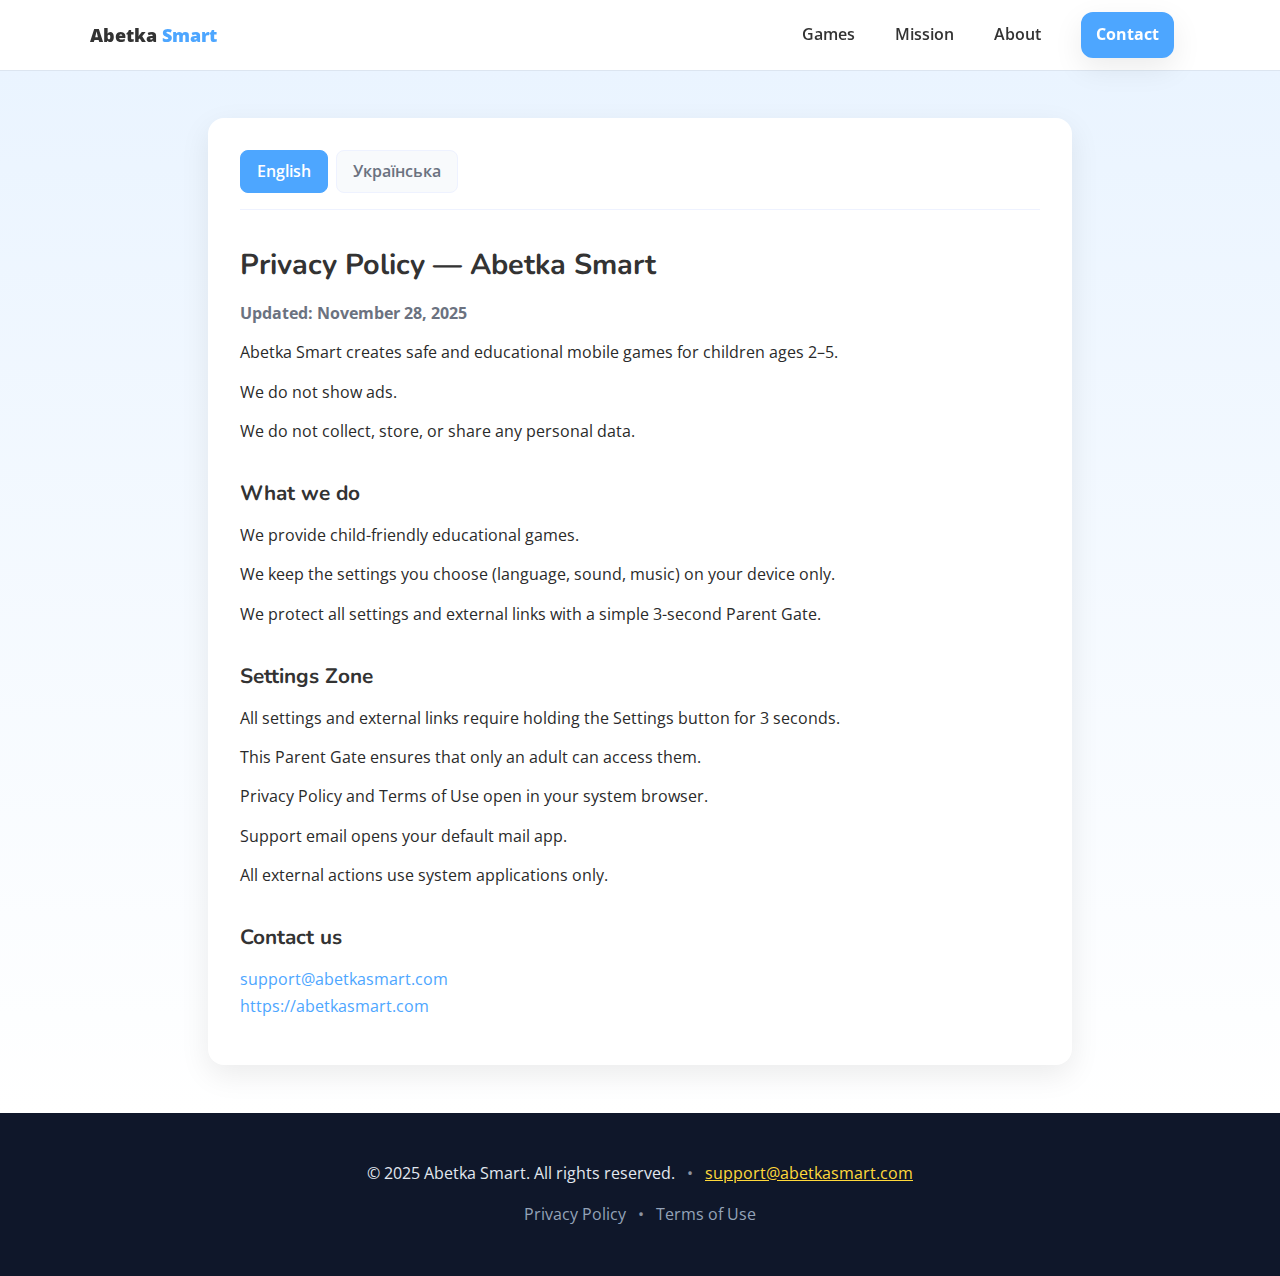
<file: privacy.html>
<!DOCTYPE html>
<html lang="en">
  <head>
    <meta charset="UTF-8" />
    <meta name="viewport" content="width=device-width, initial-scale=1" />
    <meta
      name="description"
      content="Privacy Policy for Abetka Smart - Safe educational mobile games for children ages 2-5. No ads, no data collection."
    />
    <title>Privacy Policy — Abetka Smart</title>
    <link rel="stylesheet" href="css/style.css" />
  </head>
  <body>
    <header class="site-header">
      <nav class="nav container" aria-label="Main navigation">
        <a class="logo" href="index.html" aria-label="Abetka Smart – home">Abetka <span>Smart</span></a>
        <button class="nav-toggle" aria-expanded="false" aria-controls="primary-menu" aria-label="Menu">
          <span class="bar"></span>
          <span class="bar"></span>
          <span class="bar"></span>
        </button>
        <ul id="primary-menu" class="nav-links">
          <li><a href="index.html#games-overview">Games</a></li>
          <li><a href="index.html#mission">Mission</a></li>
          <li><a href="index.html#about-us">About</a></li>
          <li><a class="btn btn--small" href="mailto:support@abetkasmart.com">Contact</a></li>
        </ul>
      </nav>
    </header>

    <main>
      <section class="legal-page">
        <div class="container">
          <div class="legal-content">
            <!-- Language Toggle -->
            <div class="lang-toggle">
              <a href="#english" class="lang-btn active">English</a>
              <a href="#ukrainian" class="lang-btn">Українська</a>
            </div>

            <!-- English Version -->
            <article id="english" class="legal-section">
              <h1>Privacy Policy — Abetka Smart</h1>
              <p class="legal-updated"><strong>Updated: November 28, 2025</strong></p>

              <p>Abetka Smart creates safe and educational mobile games for children ages 2–5.</p>
              <p>We do not show ads.</p>
              <p>We do not collect, store, or share any personal data.</p>

              <h2>What we do</h2>
              <p>We provide child-friendly educational games.</p>
              <p>We keep the settings you choose (language, sound, music) on your device only.</p>
              <p>We protect all settings and external links with a simple 3-second Parent Gate.</p>

              <h2>Settings Zone</h2>
              <p>All settings and external links require holding the Settings button for 3 seconds.</p>
              <p>This Parent Gate ensures that only an adult can access them.</p>
              <p>Privacy Policy and Terms of Use open in your system browser.</p>
              <p>Support email opens your default mail app.</p>
              <p>All external actions use system applications only.</p>

              <h2>Contact us</h2>
              <p>
                <a href="mailto:support@abetkasmart.com">support@abetkasmart.com</a><br />
                <a href="https://abetkasmart.com">https://abetkasmart.com</a>
              </p>
            </article>

            <!-- Ukrainian Version -->
            <article id="ukrainian" class="legal-section">
              <h1>Політика конфіденційності — Abetka Smart</h1>
              <p class="legal-updated"><strong>Оновлено: 28 листопада 2025</strong></p>

              <p>Abetka Smart створює безпечні, корисні та якісні мобільні ігри для дітей 2–5 років.</p>
              <p>У наших додатках немає реклами.</p>
              <p>Ми не збираємо, не зберігаємо та не передаємо жодних персональних даних.</p>

              <h2>Що ми робимо</h2>
              <p>Ми створюємо дитячі навчальні ігри.</p>
              <p>Ми зберігаємо ваші вибрані налаштування (мова інтерфейсу, звук, музика) лише на вашому пристрої.</p>
              <p>Ми захищаємо налаштування та зовнішні посилання простим батьківським доступом — утриманням кнопки 3 секунди.</p>

              <h2>Екран налаштувань</h2>
              <p>Усі налаштування та зовнішні посилання відкриваються лише після утримання кнопки "Налаштування" протягом 3 секунд — це гарантує, що доступ отримує лише дорослий.</p>
              <p>Privacy Policy та Terms of Use відкриваються у системному браузері.</p>
              <p>Лист на email підтримки відкривається у вашому поштовому клієнті.</p>
              <p>Усі зовнішні дії виконуються тільки через системні додатки пристрою.</p>

              <h2>Зворотний зв'язок</h2>
              <p>
                <a href="mailto:support@abetkasmart.com">support@abetkasmart.com</a><br />
                <a href="https://abetkasmart.com">https://abetkasmart.com</a>
              </p>
            </article>
          </div>
        </div>
      </section>
    </main>

    <footer class="site-footer">
      <div class="container footer__inner">
        <p>
          &copy; 2025 Abetka Smart. All rights reserved.
          <span class="dot">•</span>
          <a href="mailto:support@abetkasmart.com">support@abetkasmart.com</a>
        </p>
        <p class="footer-links">
          <a href="privacy.html">Privacy Policy</a>
          <span class="dot">•</span>
          <a href="terms.html">Terms of Use</a>
        </p>
      </div>
    </footer>

    <script src="js/script.js" defer></script>
    <script>
      // Language toggle functionality
      document.querySelectorAll('.lang-btn').forEach(btn => {
        btn.addEventListener('click', function(e) {
          e.preventDefault();
          document.querySelectorAll('.lang-btn').forEach(b => b.classList.remove('active'));
          this.classList.add('active');
          const target = this.getAttribute('href').substring(1);
          document.querySelectorAll('.legal-section').forEach(section => {
            section.style.display = section.id === target ? 'block' : 'none';
          });
        });
      });
      // Initialize - show English by default
      document.getElementById('ukrainian').style.display = 'none';
    </script>
  </body>
</html>
</file>
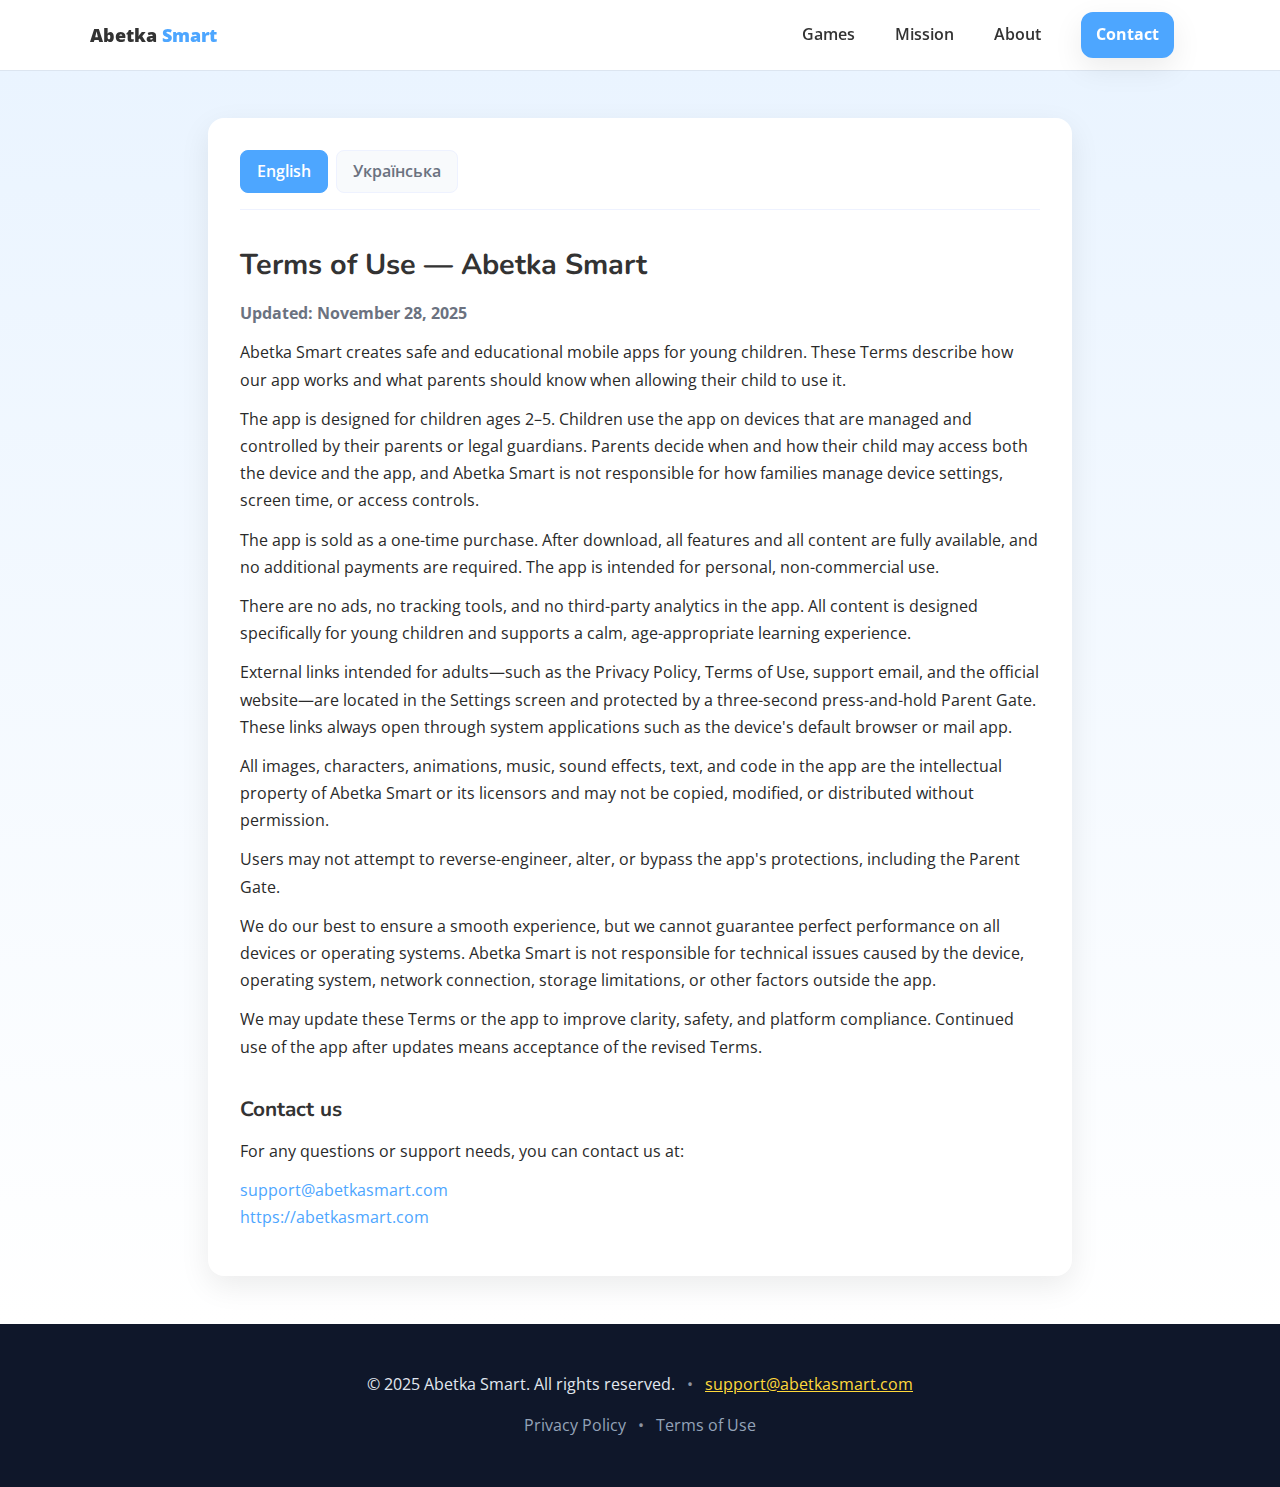
<file: terms.html>
<!DOCTYPE html>
<html lang="en">
  <head>
    <meta charset="UTF-8" />
    <meta name="viewport" content="width=device-width, initial-scale=1" />
    <meta
      name="description"
      content="Terms of Use for Abetka Smart - Safe educational mobile apps for young children. No ads, no tracking."
    />
    <title>Terms of Use — Abetka Smart</title>
    <link rel="stylesheet" href="css/style.css" />
  </head>
  <body>
    <header class="site-header">
      <nav class="nav container" aria-label="Main navigation">
        <a class="logo" href="index.html" aria-label="Abetka Smart – home">Abetka <span>Smart</span></a>
        <button class="nav-toggle" aria-expanded="false" aria-controls="primary-menu" aria-label="Menu">
          <span class="bar"></span>
          <span class="bar"></span>
          <span class="bar"></span>
        </button>
        <ul id="primary-menu" class="nav-links">
          <li><a href="index.html#games-overview">Games</a></li>
          <li><a href="index.html#mission">Mission</a></li>
          <li><a href="index.html#about-us">About</a></li>
          <li><a class="btn btn--small" href="mailto:support@abetkasmart.com">Contact</a></li>
        </ul>
      </nav>
    </header>

    <main>
      <section class="legal-page">
        <div class="container">
          <div class="legal-content">
            <!-- Language Toggle -->
            <div class="lang-toggle">
              <a href="#english" class="lang-btn active">English</a>
              <a href="#ukrainian" class="lang-btn">Українська</a>
            </div>

            <!-- English Version -->
            <article id="english" class="legal-section">
              <h1>Terms of Use — Abetka Smart</h1>
              <p class="legal-updated"><strong>Updated: November 28, 2025</strong></p>

              <p>Abetka Smart creates safe and educational mobile apps for young children. These Terms describe how our app works and what parents should know when allowing their child to use it.</p>

              <p>The app is designed for children ages 2–5. Children use the app on devices that are managed and controlled by their parents or legal guardians. Parents decide when and how their child may access both the device and the app, and Abetka Smart is not responsible for how families manage device settings, screen time, or access controls.</p>

              <p>The app is sold as a one-time purchase. After download, all features and all content are fully available, and no additional payments are required. The app is intended for personal, non-commercial use.</p>

              <p>There are no ads, no tracking tools, and no third-party analytics in the app. All content is designed specifically for young children and supports a calm, age-appropriate learning experience.</p>

              <p>External links intended for adults—such as the Privacy Policy, Terms of Use, support email, and the official website—are located in the Settings screen and protected by a three-second press-and-hold Parent Gate. These links always open through system applications such as the device's default browser or mail app.</p>

              <p>All images, characters, animations, music, sound effects, text, and code in the app are the intellectual property of Abetka Smart or its licensors and may not be copied, modified, or distributed without permission.</p>

              <p>Users may not attempt to reverse-engineer, alter, or bypass the app's protections, including the Parent Gate.</p>

              <p>We do our best to ensure a smooth experience, but we cannot guarantee perfect performance on all devices or operating systems. Abetka Smart is not responsible for technical issues caused by the device, operating system, network connection, storage limitations, or other factors outside the app.</p>

              <p>We may update these Terms or the app to improve clarity, safety, and platform compliance. Continued use of the app after updates means acceptance of the revised Terms.</p>

              <h2>Contact us</h2>
              <p>For any questions or support needs, you can contact us at:</p>
              <p>
                <a href="mailto:support@abetkasmart.com">support@abetkasmart.com</a><br />
                <a href="https://abetkasmart.com">https://abetkasmart.com</a>
              </p>
            </article>

            <!-- Ukrainian Version -->
            <article id="ukrainian" class="legal-section">
              <h1>Умови користування — Abetka Smart</h1>
              <p class="legal-updated"><strong>Оновлено: 28 листопада 2025 року</strong></p>

              <p>Abetka Smart створює безпечні та навчальні мобільні застосунки для маленьких дітей. Ці Умови пояснюють, як працює наш застосунок і що важливо знати батькам.</p>

              <p>Застосунок призначений для дітей віком 2–5 років. Діти користуються застосунком на пристроях, якими керують та які контролюють батьки або законні представники. Саме батьки визначають, коли і як дитина може отримати доступ до пристрою та до застосунку. Abetka Smart не несе відповідальності за те, як сім'я керує налаштуваннями пристрою, часом перед екраном або доступом до застосунку.</p>

              <p>Застосунок продається як одноразова покупка. Після встановлення всі функції та весь вміст доступні повністю, і жодних додаткових платежів не потрібно. Застосунок призначений тільки для особистого, некомерційного використання.</p>

              <p>У застосунку немає реклами, засобів відстеження чи сторонньої аналітики. Увесь вміст створений спеціально для маленьких дітей і підтримує спокійний, віковий навчальний досвід.</p>

              <p>Зовнішні посилання, призначені лише для дорослих — зокрема Privacy Policy, Terms of Use, електронна пошта підтримки та офіційний сайт — розміщені на екрані «Налаштування» та захищені батьківським доступом: утриманням кнопки протягом трьох секунд. Такі посилання відкриваються тільки через системні застосунки пристрою, наприклад стандартний браузер або поштовий клієнт.</p>

              <p>Усі зображення, персонажі, анімації, музика, звукові ефекти, тексти та програмний код у застосунку є інтелектуальною власністю Abetka Smart або її ліцензіарів і не можуть бути скопійовані, змінені чи розповсюджені без дозволу.</p>

              <p>Користувачам заборонено намагатися декомпілювати, змінювати або обходити механізми захисту застосунку, включно з батьківським доступом.</p>

              <p>Ми робимо все можливе для комфортної роботи застосунку, але його робота може залежати від особливостей пристрою або операційної системи. Abetka Smart не несе відповідальності за технічні проблеми, спричинені самим пристроєм, операційною системою, мережею, обмеженнями пам'яті чи будь-якими іншими чинниками, які не залежать від застосунку.</p>

              <p>Ми можемо оновлювати ці Умови або застосунок, щоб підвищувати безпеку, зручність або відповідність вимогам платформ. Подальше використання застосунку після оновлень означає прийняття оновленої версії Умов.</p>

              <h2>Зворотний зв'язок</h2>
              <p>Зі всіма питаннями або для отримання допомоги ви можете звернутися до нас за адресою:</p>
              <p>
                <a href="mailto:support@abetkasmart.com">support@abetkasmart.com</a><br />
                <a href="https://abetkasmart.com">https://abetkasmart.com</a>
              </p>
            </article>
          </div>
        </div>
      </section>
    </main>

    <footer class="site-footer">
      <div class="container footer__inner">
        <p>
          &copy; 2025 Abetka Smart. All rights reserved.
          <span class="dot">•</span>
          <a href="mailto:support@abetkasmart.com">support@abetkasmart.com</a>
        </p>
        <p class="footer-links">
          <a href="privacy.html">Privacy Policy</a>
          <span class="dot">•</span>
          <a href="terms.html">Terms of Use</a>
        </p>
      </div>
    </footer>

    <script src="js/script.js" defer></script>
    <script>
      // Language toggle functionality
      document.querySelectorAll('.lang-btn').forEach(btn => {
        btn.addEventListener('click', function(e) {
          e.preventDefault();
          document.querySelectorAll('.lang-btn').forEach(b => b.classList.remove('active'));
          this.classList.add('active');
          const target = this.getAttribute('href').substring(1);
          document.querySelectorAll('.legal-section').forEach(section => {
            section.style.display = section.id === target ? 'block' : 'none';
          });
        });
      });
      // Initialize - show English by default
      document.getElementById('ukrainian').style.display = 'none';
    </script>
  </body>
</html>
</file>
<file: css/style.css>
@import url('https://fonts.googleapis.com/css2?family=Nunito:wght@700&family=Open+Sans&family=Poppins:wght@700&family=Roboto&display=swap');

:root {
    --blue: #4DA6FF;
    --yellow: #FFD93B;
    --green: #6BCB77;
    --pink: #FF6B6B;
    --white: #FFFFFF;
    --dark-gray: #333333;
    --bg: #fafbff;
    --text: #2a2a2a;
    --muted: #6b7280;
    --shadow: 0 10px 30px rgba(0,0,0,.08);
}

body {
    font-family: 'Open Sans', 'Roboto', sans-serif;
    color: var(--text);
    margin: 0;
    padding: 0;
    background-color: var(--bg);
    line-height: 1.6;
}

h1, h2, h3, h4, h5, h6 {
    font-family: 'Nunito', 'Poppins', sans-serif;
}

/* Header & Navigation */
.site-header {
    position: sticky;
    top: 0;
    z-index: 1000;
    background: #fff;
    box-shadow: 0 1px 0 rgba(0,0,0,.06);
}

.nav {
    display: flex;
    align-items: center;
    justify-content: space-between;
    padding: 0.75rem 1rem;
}

.logo {
    font-weight: 800;
    color: var(--dark-gray);
    text-decoration: none;
    font-size: 1.1rem;
}
.logo span { color: var(--blue); }

.nav-toggle {
    display: none;
    background: transparent;
    border: 0;
    width: 40px;
    height: 40px;
    padding: 0;
}
.nav-toggle .bar {
    display: block;
    width: 24px;
    height: 3px;
    margin: 4px auto;
    background: var(--dark-gray);
    border-radius: 2px;
}

nav ul {
    list-style: none;
    padding: 0;
    margin: 0;
    display: flex;
    align-items: center;
}

nav ul li {
    margin: 0 1rem;
}

nav a {
    color: var(--dark-gray);
    text-decoration: none;
    font-weight: 600;
}
nav a:not(.btn):hover { color: var(--blue); }

.nav-links { gap: .5rem; }

/* Layout */
.container {
    width: min(1100px, 92%);
    margin: 0 auto;
}

section { padding: 3rem 0; }

section:last-child {
    border-bottom: none;
}

/* Hero */
.hero {
    position: relative;
    overflow: hidden;
    padding: 4rem 0 3rem;
    background: linear-gradient(180deg, #eaf4ff 0%, #fff 100%);
}
.hero__inner {
    display: grid;
    grid-template-columns: 1.1fr 1fr;
    gap: 2rem;
    align-items: center;
}
.hero__content h1 { font-size: clamp(1.8rem, 2.5vw + 1rem, 3rem); margin: 0 0 .75rem; line-height: 1.2;}
.hero__content p { color: var(--muted); font-size: 1.05rem; }
.hero__actions { display: flex; gap: .75rem; margin-top: 1rem; }
.hero__badges { display: flex; gap: .75rem; padding-left: 0; margin: 1rem 0 0; list-style: none; color: var(--muted); font-weight: 600; }
.hero__badges li { background: #fff; border: 1px solid #eef2ff; padding: .4rem .6rem; border-radius: 999px; box-shadow: var(--shadow); }
.hero__image img { width: 100%; height: auto; border-radius: 16px; box-shadow: var(--shadow); }

.shape { position: absolute; border-radius: 50%; filter: blur(40px); opacity: .45; }
.shape--one { width: 220px; height: 220px; background: #ffd0d0; right: -60px; bottom: -60px; }
.shape--two { width: 260px; height: 260px; background: #d0ebff; left: -80px; top: -80px; }

/* Sections */
.section--alt { background: #fff; }
.section__title { margin: 0 0 .75rem; font-size: 1.8rem; }
.section__lead { color: var(--muted); max-width: 60ch; }

.features { display: grid; grid-template-columns: repeat(3, 1fr); gap: 1rem; margin-top: 1.5rem; }
.feature { background: #fff; border: 1px solid #eef2ff; border-radius: 14px; padding: 1rem; box-shadow: var(--shadow); }
.feature__icon { font-size: 1.6rem; }

/* Cards */
.cards { display: grid; grid-template-columns: repeat(2, 1fr); gap: 1.25rem; margin-top: 1rem; }
.card { background: #fff; border: 1px solid #eef2ff; border-radius: 16px; overflow: hidden; box-shadow: var(--shadow); display: grid; grid-template-rows: auto 1fr; }
.card__media img { width: 100%; height: auto; display: block; }
.card__body { padding: 1rem 1rem 1.25rem; }
.card__body h3 { margin: .25rem 0 .5rem; }

/* Buttons */
.btn { display: inline-block; background: var(--blue); color: #fff; padding: .7rem 1rem; border-radius: 12px; text-decoration: none; font-weight: 700; box-shadow: var(--shadow); border: 2px solid var(--blue); }
.btn:hover { filter: brightness(0.97); }
.btn--ghost { background: #fff; color: var(--blue); border-color: #cfe6ff; }
.btn--small { padding: .5rem .8rem; font-weight: 700; }

/* About */
.about { display: grid; grid-template-columns: 1fr 1.1fr; gap: 2rem; align-items: center; }
.about__media img { width: 100%; height: auto; border-radius: 16px; box-shadow: var(--shadow); }

/* Footer */
.site-footer { background: #0f172a; color: #e2e8f0; padding: 2rem 0; }
.footer__inner { text-align: center; }
.site-footer a { color: var(--yellow); }
.dot { opacity: .6; margin: 0 .5rem; }
.credits { color: #94a3b8; font-size: .9rem; }

footer a {
    color: var(--yellow);
}

/* Responsive Design */
@media (max-width: 600px) {
    .nav-toggle { display: inline-block; }
    .nav-links { position: absolute; inset: 56px 1rem auto 1rem; background: #fff; border: 1px solid #eef2ff; border-radius: 12px; padding: .5rem; box-shadow: var(--shadow); display: none; flex-direction: column; }
    .nav-links.open { display: flex; }
    nav ul li { margin: .25rem 0; }
    .hero { padding: 3rem 0 2rem; }
    .hero__inner { grid-template-columns: 1fr; }
    .features { grid-template-columns: 1fr; }
    .cards { grid-template-columns: 1fr; }
    .about { grid-template-columns: 1fr; }
}

@media (min-width: 601px) and (max-width: 920px) {
    .hero__inner { grid-template-columns: 1fr; }
    .features { grid-template-columns: repeat(2, 1fr); }
    .cards { grid-template-columns: repeat(2, 1fr); }
    .about { grid-template-columns: 1fr; }
}

/* Legal Pages (Privacy Policy, Terms of Use) */
.legal-page {
    padding: 3rem 0;
    background: linear-gradient(180deg, #eaf4ff 0%, #fff 100%);
    min-height: calc(100vh - 200px);
}

.legal-content {
    background: #fff;
    border-radius: 16px;
    padding: 2rem;
    box-shadow: var(--shadow);
    max-width: 800px;
    margin: 0 auto;
}

.lang-toggle {
    display: flex;
    gap: 0.5rem;
    margin-bottom: 2rem;
    padding-bottom: 1rem;
    border-bottom: 1px solid #eef2ff;
}

.lang-btn {
    display: inline-block;
    padding: 0.5rem 1rem;
    border-radius: 8px;
    text-decoration: none;
    font-weight: 600;
    color: var(--muted);
    background: #f8fafc;
    border: 1px solid #eef2ff;
    transition: all 0.2s ease;
}

.lang-btn:hover {
    background: #eef2ff;
    color: var(--blue);
}

.lang-btn.active {
    background: var(--blue);
    color: #fff;
    border-color: var(--blue);
}

.legal-section h1 {
    font-size: 1.8rem;
    margin: 0 0 0.5rem;
    color: var(--dark-gray);
}

.legal-section h2 {
    font-size: 1.3rem;
    margin: 2rem 0 0.75rem;
    color: var(--dark-gray);
}

.legal-updated {
    color: var(--muted);
    margin-bottom: 1.5rem;
}

.legal-section p {
    margin: 0.75rem 0;
    line-height: 1.7;
}

.legal-section a {
    color: var(--blue);
    text-decoration: none;
}

.legal-section a:hover {
    text-decoration: underline;
}

.footer-links {
    margin-top: 0.5rem;
}

.footer-links a {
    color: #94a3b8;
    text-decoration: none;
}

.footer-links a:hover {
    color: var(--yellow);
}

@media (max-width: 600px) {
    .legal-content {
        padding: 1.25rem;
        border-radius: 12px;
    }

    .legal-section h1 {
        font-size: 1.5rem;
    }

    .lang-toggle {
        flex-wrap: wrap;
    }
}
</file>
